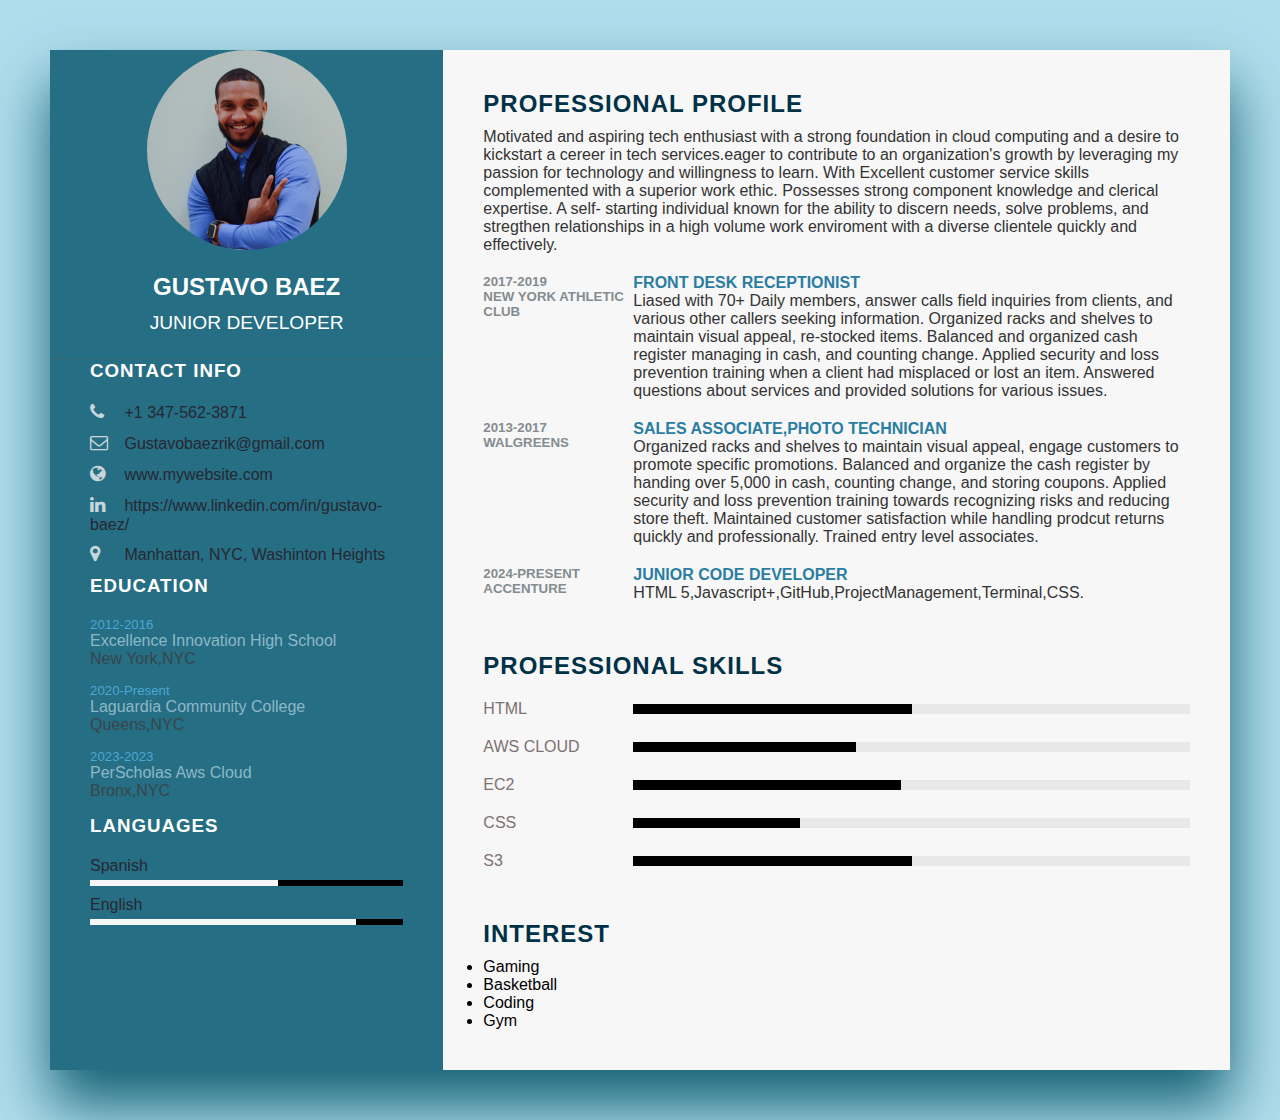
<file: index.html>
<!DOCTYPE html>
<html lang="en">
<head>
    <meta charset="UTF-8">
    <meta name="viewport" content="width=device-width, initial-scale=1.0">
    <title>Responsive CV using Html & CSS</title>
    <link rel="stylesheet" href="https://cdnjs.cloudflare.com/ajax/libs/font-awesome/4.7.0/css/font-awesome.css" integrity="sha512-5A8nwdMOWrSz20fDsjczgUidUBR8liPYU+WymTZP1lmY9G6Oc7HlZv156XqnsgNUzTyMefFTcsFH/tnJE/+xBg==" crossorigin="anonymous" referrerpolicy="no-referrer" />
    <link rel="stylesheet" href="style.css" type="text/css">
</head>

<body>
    <div class="container">
        <div class="left_side">
            <div class="profileText">
                <div class="imgbx">
                  <!-- <div class="picture"></div> -->
                  <img src="gustavotheman.jpg" alt="pic">
                </div>
              
                <h2>Gustavo Baez<br><span>Junior Developer</span></h2>
            </div>

            <div class="contactinfo">
                <h3 class="title">Contact Info</h3>
                <ul>
                  <li>
            <span class="icon"><i class="fa fa-phone" aria-hidden="true"></i></span>
            <span class="text">+1 347-562-3871</span>
          </li>
           <li>
            <span class="icon"><i class="fa fa-envelope-o" aria-hidden="true"></i></span>
            <span class="text">Gustavobaezrik@gmail.com</span>
              </li>
              <li>
            <span class="icon"><i class="fa fa-globe" aria-hidden="true"></i></span>
            <span class="text">www.mywebsite.com</span>
           </li>
           <li>
           <span class="icon"><i class="fa fa-linkedin" aria-hidden="true"></i></span>
           <span class="text">https://www.linkedin.com/in/gustavo-baez/</span>
           
        </li>
        <li>
        <span class="icon"><i class="fa fa-map-marker" aria-hidden="true"></i></span>
        <span class="text">Manhattan, NYC, Washinton Heights</span>
     </li>
    </ul>
 </div>

 <div class="contactinfo Education">
    <h3 class="title">Education</h3>
    <ul>
<li>
  <h5>2012-2016</h5>
  <h4>Excellence Innovation High School</h4>
  <h4>New York,NYC</h4>
</li>
<li>
  <h5>2020-Present</h5>
  <h4>Laguardia Community College</h4>
  <h4>Queens,NYC</h4>
</li>
<li>
  <h5>2023-2023</h5>
  <h4>PerScholas Aws Cloud</h4>
  <h4>Bronx,NYC</h4>
</ul>
</div>

<div class="contactinfo language">
  <h3 class="title">Languages</h3>
  <ul>
    <li>
      <span class="text">Spanish</span>
      <span class="percent">
        <div style="width: 60%;"></div>
      </span>
    </li>
    <li>
      <span class="text">English</span>
      <span class="percent">
        <div style="width: 85%;"></div>
      </span>
    </ul>
  </div>

         
        
  
      </div>
         <div class="right_Side">
          <div class="about">
            <h2 class="title2">Professional Profile</h2>
            <p>Motivated and aspiring tech enthusiast with a strong foundation in cloud computing and a desire to kickstart a cereer in tech services.eager to contribute to an organization's growth by leveraging my passion for technology and willingness to learn. With Excellent customer service skills complemented with a superior work ethic. 
              Possesses strong component knowledge and clerical expertise. A self- starting individual known for the ability to discern needs, solve problems, and stregthen relationships in a high volume work enviroment with a diverse clientele quickly and effectively. </p>
          
          <div class="about">
            
          <div class="box">
            <div class="year_company">
              <h5>2017-2019</h5>
              <h5>New York Athletic Club</h5>
          </div>
          <div class="text">
            <h4>Front Desk Receptionist</h4>
            <p>Liased with 70+ Daily members, answer calls field inquiries from clients, and various
              other callers seeking information. Organized racks and shelves to maintain visual appeal, re-stocked items.
              Balanced and organized cash register managing in cash, and counting change. Applied security and loss prevention 
              training when a client had misplaced or lost an item. Answered questions about services and provided solutions
               for various issues.</p>
        </div>
          </div>
          <div class="box">
            <div class="year_company">
              <h5>2013-2017</h5>
              <h5>walgreens</h5>
          </div>
          <div class="text">
            <h4>Sales Associate,Photo Technician</h4>
            <p>Organized racks and shelves to maintain visual appeal, engage
              customers to promote specific promotions. Balanced and organize the cash register by handing
              over 5,000 in cash, counting change, and storing coupons. Applied security and loss prevention
              training towards recognizing risks and reducing store theft. Maintained customer satisfaction
               while handling prodcut returns quickly and professionally. Trained entry level associates.</p>
        </div>
          </div>
          <div class="box">
            <div class="year_company">
              <h5>2024-Present</h5>
              <h5>Accenture</h5>
          </div>
          <div class="text">
            <h4>Junior Code Developer</h4>
            <p>HTML 5,Javascript+,GitHub,ProjectManagement,Terminal,CSS.</p>
         </div>
    </div>
    </div>

    <div class="about skills">
      <h2 class="title2">Professional Skills</h2>
      <div class="box">
        <h4>HTML</h4>
        <div class="percent">
          <div style="width: 50%;"></div>
        </div>
      </div>
      <div class="box">
        <h4>AWS Cloud</h4>
        <div class="percent">
          <div style="width: 40%;"></div>
        </div>
      </div>
      <div class="box">
        <h4>EC2</h4>
        <div class="percent">
          <div style="width: 48%;"></div>
        </div>
      </div>
      <div class="box">
        <h4>CSS</h4>
        <div class="percent">
          <div style="width: 30%;"></div>
        </div>
      </div>
      <div class="box">
        <h4>S3</h4>
        <div class="percent">
          <div style="width: 50%;"></div>
        </div>
      </div>
    </div>

    <div class="about skills">
      <h2 class="title2">Interest</h2>
      <ul>
       <li>Gaming</li>
       <li>Basketball</li>
       <li>Coding</li>
       <li>Gym</li>
      </ul>

      </div>

    </body>
</html>
</file>
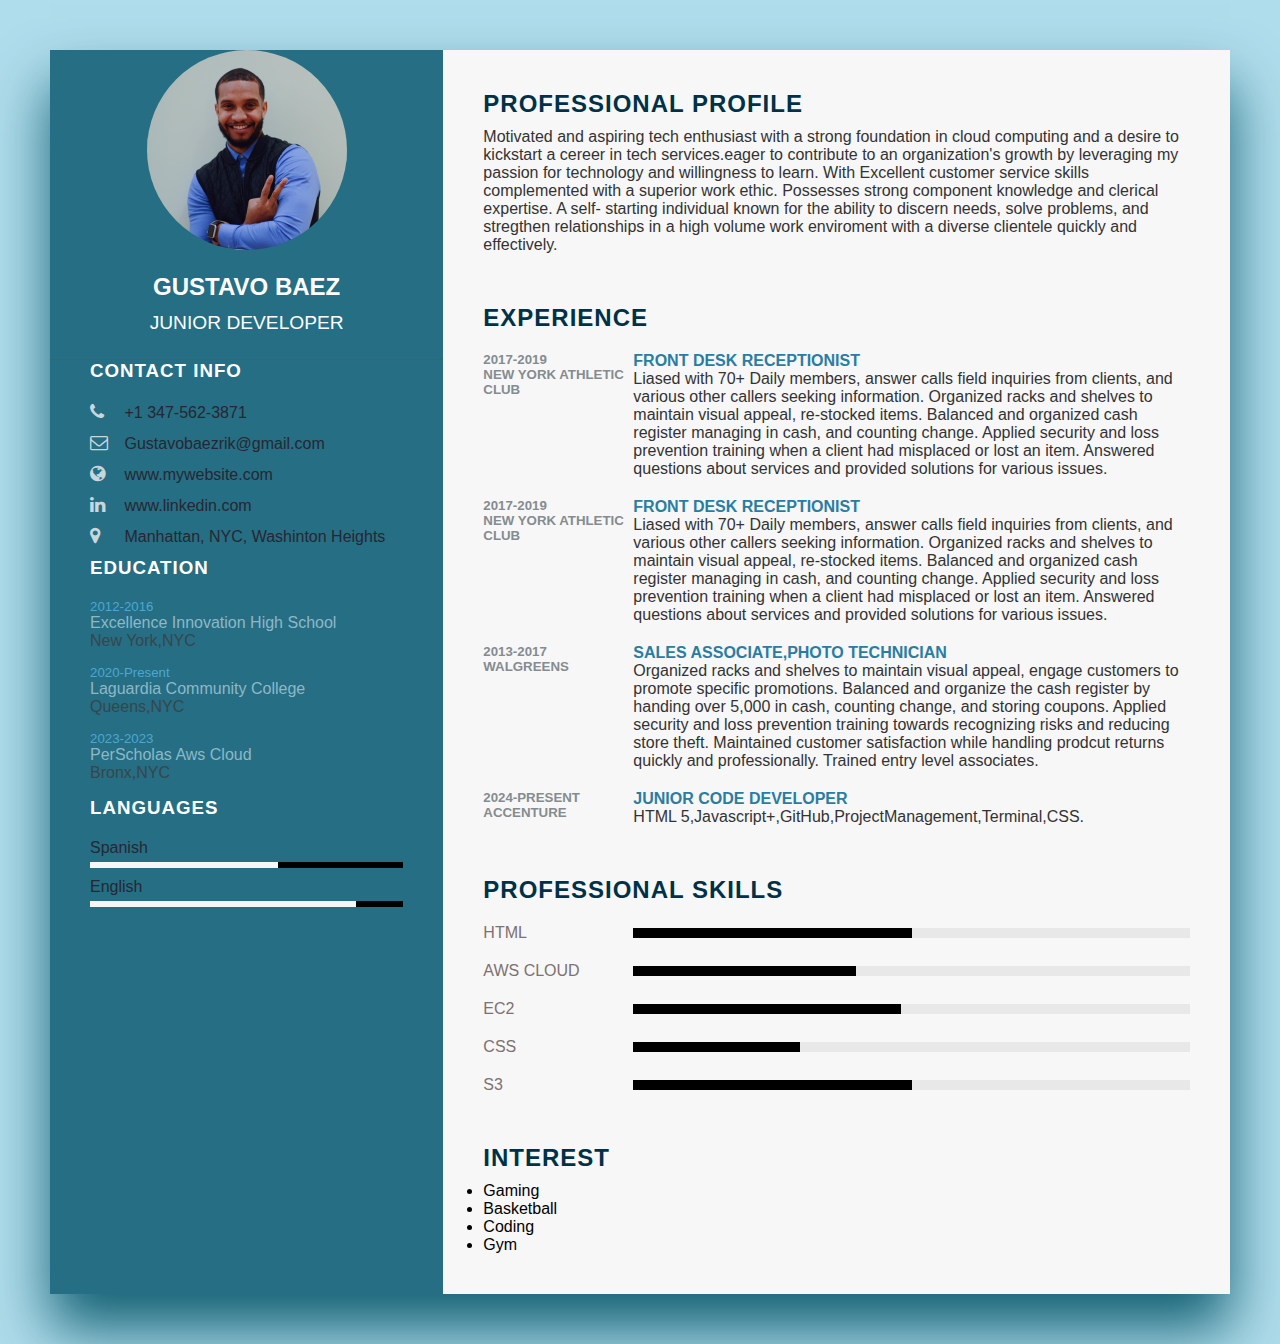
<file: Resume.html>
<!DOCTYPE html>
<html lang="en">
<head>
    <meta charset="UTF-8">
    <meta name="viewport" content="width=device-width, initial-scale=1.0">
    <title>Responsive CV using Html & CSS</title>
    <link rel="stylesheet" href="https://cdnjs.cloudflare.com/ajax/libs/font-awesome/4.7.0/css/font-awesome.css" integrity="sha512-5A8nwdMOWrSz20fDsjczgUidUBR8liPYU+WymTZP1lmY9G6Oc7HlZv156XqnsgNUzTyMefFTcsFH/tnJE/+xBg==" crossorigin="anonymous" referrerpolicy="no-referrer" />
    <link rel="stylesheet" href="resume.css" type="text/css">
</head>

<body>
    <div class="container">
        <div class="left_side">
            <div class="profileText">
                <div class="imgbx">
                  <!-- <div class="picture"></div> -->
                  <img src="gustavotheman.jpg" alt="pic">
                </div>
              
                <h2>Gustavo Baez<br><span>Junior Developer</span></h2>
            </div>

            <div class="contactinfo">
                <h3 class="title">Contact Info</h3>
                <ul>
                  <li>
            <span class="icon"><i class="fa fa-phone" aria-hidden="true"></i></span>
            <span class="text">+1 347-562-3871</span>
          </li>
           <li>
            <span class="icon"><i class="fa fa-envelope-o" aria-hidden="true"></i></span>
            <span class="text">Gustavobaezrik@gmail.com</span>
              </li>
              <li>
            <span class="icon"><i class="fa fa-globe" aria-hidden="true"></i></span>
            <span class="text">www.mywebsite.com</span>
           </li>
           <li>
           <span class="icon"><i class="fa fa-linkedin" aria-hidden="true"></i></span>
           <span class="text">www.linkedin.com</span>
        </li>
        <li>
        <span class="icon"><i class="fa fa-map-marker" aria-hidden="true"></i></span>
        <span class="text">Manhattan, NYC, Washinton Heights</span>
     </li>
    </ul>
 </div>

 <div class="contactinfo Education">
    <h3 class="title">Education</h3>
    <ul>
<li>
  <h5>2012-2016</h5>
  <h4>Excellence Innovation High School</h4>
  <h4>New York,NYC</h4>
</li>
<li>
  <h5>2020-Present</h5>
  <h4>Laguardia Community College</h4>
  <h4>Queens,NYC</h4>
</li>
<li>
  <h5>2023-2023</h5>
  <h4>PerScholas Aws Cloud</h4>
  <h4>Bronx,NYC</h4>
</ul>
</div>

<div class="contactinfo language">
  <h3 class="title">Languages</h3>
  <ul>
    <li>
      <span class="text">Spanish</span>
      <span class="percent">
        <div style="width: 60%;"></div>
      </span>
    </li>
    <li>
      <span class="text">English</span>
      <span class="percent">
        <div style="width: 85%;"></div>
      </span>
    </ul>
  </div>

         
        
  
      </div>
         <div class="right_Side">
          <div class="about">
            <h2 class="title2">Professional Profile</h2>
            <p>Motivated and aspiring tech enthusiast with a strong foundation in cloud computing and a desire to kickstart a cereer in tech services.eager to contribute to an organization's growth by leveraging my passion for technology and willingness to learn. With Excellent customer service skills complemented with a superior work ethic. 
              Possesses strong component knowledge and clerical expertise. A self- starting individual known for the ability to discern needs, solve problems, and stregthen relationships in a high volume work enviroment with a diverse clientele quickly and effectively. </p>
          </div>
          <div class="about">
            <h2 class="title2">Experience</h2>
            <div class="box">
            <div class="year_company">
              <h5>2017-2019</h5>
              <h5>New York Athletic Club</h5>
          </div>
          <div class="text">
            <h4>Front Desk Receptionist</h4>
            <p>Liased with 70+ Daily members, answer calls field inquiries from clients, and various
              other callers seeking information. Organized racks and shelves to maintain visual appeal, re-stocked items.
              Balanced and organized cash register managing in cash, and counting change. Applied security and loss prevention 
              training when a client had misplaced or lost an item. Answered questions about services and provided solutions
               for various issues.</p>
        </div>
          </div>
          <div class="box">
            <div class="year_company">
              <h5>2017-2019</h5>
              <h5>New York Athletic Club</h5>
          </div>
          <div class="text">
            <h4>Front Desk Receptionist</h4>
            <p>Liased with 70+ Daily members, answer calls field inquiries from clients, and various
              other callers seeking information. Organized racks and shelves to maintain visual appeal, re-stocked items.
              Balanced and organized cash register managing in cash, and counting change. Applied security and loss prevention 
              training when a client had misplaced or lost an item. Answered questions about services and provided solutions
               for various issues.</p>
        </div>
          </div>
          <div class="box">
            <div class="year_company">
              <h5>2013-2017</h5>
              <h5>walgreens</h5>
          </div>
          <div class="text">
            <h4>Sales Associate,Photo Technician</h4>
            <p>Organized racks and shelves to maintain visual appeal, engage
              customers to promote specific promotions. Balanced and organize the cash register by handing
              over 5,000 in cash, counting change, and storing coupons. Applied security and loss prevention
              training towards recognizing risks and reducing store theft. Maintained customer satisfaction
               while handling prodcut returns quickly and professionally. Trained entry level associates.</p>
        </div>
          </div>
          <div class="box">
            <div class="year_company">
              <h5>2024-Present</h5>
              <h5>Accenture</h5>
          </div>
          <div class="text">
            <h4>Junior Code Developer</h4>
            <p>HTML 5,Javascript+,GitHub,ProjectManagement,Terminal,CSS.</p>
         </div>
    </div>
    </div>

    <div class="about skills">
      <h2 class="title2">Professional Skills</h2>
      <div class="box">
        <h4>HTML</h4>
        <div class="percent">
          <div style="width: 50%;"></div>
        </div>
      </div>
      <div class="box">
        <h4>AWS Cloud</h4>
        <div class="percent">
          <div style="width: 40%;"></div>
        </div>
      </div>
      <div class="box">
        <h4>EC2</h4>
        <div class="percent">
          <div style="width: 48%;"></div>
        </div>
      </div>
      <div class="box">
        <h4>CSS</h4>
        <div class="percent">
          <div style="width: 30%;"></div>
        </div>
      </div>
      <div class="box">
        <h4>S3</h4>
        <div class="percent">
          <div style="width: 50%;"></div>
        </div>
      </div>
    </div>

    <div class="about skills">
      <h2 class="title2">Interest</h2>
      <ul>
       <li>Gaming</li>
       <li>Basketball</li>
       <li>Coding</li>
       <li>Gym</li>
      </ul>

      </div>

    </body>
</html>
</file>
<file: style.css>
div.picture {
height: 350px;
 width: 350px;
 color-interpolation-filters: ce;
}
 *

{
    margin: 0;
    padding: 0;
    box-sizing: border-box;
    font-family: 'Poppins', sans-serif;
}

body
{
    background:rgb(176, 221, 236);
    display: flex;
    justify-content: center;
    align-items: center;
    min-height: 100vh;
}
.container
{   
    position: relative;
    width: 100%;
    max-width: 10000px;
    min-height: 1000px;
    background: rgb(37, 110, 131);
    margin: 50px;
    display: grid;
    grid-template-columns: 1fr 2fr;
    box-shadow: 0 35px 55px rgba(3, 85, 103, 0.911);
}
.container .left_Side
{
    position: relative;
    background: #003147;
    padding: 40px;
}
.profileText
{
    position: relative;
    display: flex;
    flex-direction: column;
    align-items: center;
    padding-bottom: 20px;
    border-bottom: 1px solid rgba(80, 84, 84, 0.233);
}

.profileText .imgbx
{
    position: relative;
    width: 200px;
    height: 200px;
    border-radius: 50%;
    overflow: hidden;
}
.profileText .imgbx img
{
    position: absolute;
    top: 0;
    left: 0;
    width: 100%;
    height: 100%;
    object-fit: cover;
}
.profileText h2
{
    color: #fff;
    font-size: 1.5em;
    margin-top: 20px;
    text-transform: uppercase;
    text-align:center;
    font-weight: 600;
    line-height: 1.4em;
}
.profileText h2 span

{
    font-size: 0.8em;
    font-weight: 300;

}

.contactinfo

{
    padding-left: 40px;
    margin-right: 40px;

}

.title

{
    color: #fff;
    text-transform: uppercase;
    font-weight: 600;
    letter-spacing: 1px;
    margin-bottom: 20px;
}

.contactinfo ul

{
    position: relative;

}

.contactinfo ul li
{
    position: relative;
    list-style: none;
    margin: 10px 0;
    cursor: pointer;
}
.contactinfo ul li .icon
{
    display: inline-block;
    width: 30px;
    font-size: 18px;
    color: #c9d7dd;
}
.contactinfo ul li span
{
   color: rgb(39, 39, 50);
   font-weight: 300;

}
.contactinfo.Education li
{
margin-bottom: 15px;
}
.contactinfo.Education h5
{
color: #4ba8d3;
font-weight: 500;
}
.contactinfo.Education h4:nth-child(2)
{
color: rgb(142, 184, 200);
font-weight: 500;
}
.contactinfo.Education h4
{
color: rgb(55, 70, 76);
font-weight: 300;
}

.contactinfo.language .percent
{

position: relative;
width: 100%;
height: 6px;
background: rgb(0, 0, 0);
display: block;
margin-top: 5px;
}

.contactinfo.language .percent div
{
position: absolute;
top: 0;
left: 0;
height: 100%;
background: #f7f7f7 ;
}







.container .right_Side
{
    position: relative;
    background: #f7f7f7;
    padding: 40px;
}

.about
{
margin-bottom: 50px;
}
.about:last-child
{
margin-bottom: 0px;
}
.title2
{
color: #003147;
text-transform: uppercase;
letter-spacing: 1px;
margin-bottom: 10px;
}
p
{
    color: #333;
}
.about .box
{
    display: flex;
    flex-direction: row;
    margin: 20px 0;
}
.about .box .year_company
{

    min-width: 150px;
}
.about .box .year_company h5
{
    text-transform: uppercase;
    color: #848c90;
    font-weight: 600;
}
.about .box .text h4
{

    text-transform: uppercase;
    color: #2a7da2;
    font-size: 16px;
    
}
.skills .box
{
position: relative;
width: 100%;
display: grid;
grid-template-columns: 150px 1fr;
justify-content: center;
align-items: center;
}

.skills .box h4
{
text-transform: uppercase;
color: #7d7171;
font-weight: 500;
}
.skills .box .percent
{
    position: relative;
    width: 100%;
    height: 10px;
    background: #e8e8e8;
}
.skills .box .percent div
{
    position: absolute;
    top: 0;
    left: 0;
    height: 100%;
    background: #000000;
}
</file>
<file: resume.css>
div.picture {
height: 350px;
 width: 350px;
 color-interpolation-filters: ce;
}
 *

{
    margin: 0;
    padding: 0;
    box-sizing: border-box;
    font-family: 'Poppins', sans-serif;
}

body
{
    background:rgb(176, 221, 236);
    display: flex;
    justify-content: center;
    align-items: center;
    min-height: 100vh;
}
.container
{   
    position: relative;
    width: 100%;
    max-width: 10000px;
    min-height: 1000px;
    background: rgb(37, 110, 131);
    margin: 50px;
    display: grid;
    grid-template-columns: 1fr 2fr;
    box-shadow: 0 35px 55px rgba(3, 85, 103, 0.911);
}
.container .left_Side
{
    position: relative;
    background: #003147;
    padding: 40px;
}
.profileText
{
    position: relative;
    display: flex;
    flex-direction: column;
    align-items: center;
    padding-bottom: 20px;
    border-bottom: 1px solid rgba(80, 84, 84, 0.233);
}

.profileText .imgbx
{
    position: relative;
    width: 200px;
    height: 200px;
    border-radius: 50%;
    overflow: hidden;
}
.profileText .imgbx img
{
    position: absolute;
    top: 0;
    left: 0;
    width: 100%;
    height: 100%;
    object-fit: cover;
}
.profileText h2
{
    color: #fff;
    font-size: 1.5em;
    margin-top: 20px;
    text-transform: uppercase;
    text-align:center;
    font-weight: 600;
    line-height: 1.4em;
}
.profileText h2 span

{
    font-size: 0.8em;
    font-weight: 300;

}

.contactinfo

{
    padding-left: 40px;
    margin-right: 40px;

}

.title

{
    color: #fff;
    text-transform: uppercase;
    font-weight: 600;
    letter-spacing: 1px;
    margin-bottom: 20px;
}

.contactinfo ul

{
    position: relative;

}

.contactinfo ul li
{
    position: relative;
    list-style: none;
    margin: 10px 0;
    cursor: pointer;
}
.contactinfo ul li .icon
{
    display: inline-block;
    width: 30px;
    font-size: 18px;
    color: #c9d7dd;
}
.contactinfo ul li span
{
   color: rgb(39, 39, 50);
   font-weight: 300;

}
.contactinfo.Education li
{
margin-bottom: 15px;
}
.contactinfo.Education h5
{
color: #4ba8d3;
font-weight: 500;
}
.contactinfo.Education h4:nth-child(2)
{
color: rgb(142, 184, 200);
font-weight: 500;
}
.contactinfo.Education h4
{
color: rgb(55, 70, 76);
font-weight: 300;
}

.contactinfo.language .percent
{

position: relative;
width: 100%;
height: 6px;
background: rgb(0, 0, 0);
display: block;
margin-top: 5px;
}

.contactinfo.language .percent div
{
position: absolute;
top: 0;
left: 0;
height: 100%;
background: #f7f7f7 ;
}







.container .right_Side
{
    position: relative;
    background: #f7f7f7;
    padding: 40px;
}

.about
{
margin-bottom: 50px;
}
.about:last-child
{
margin-bottom: 0px;
}
.title2
{
color: #003147;
text-transform: uppercase;
letter-spacing: 1px;
margin-bottom: 10px;
}
p
{
    color: #333;
}
.about .box
{
    display: flex;
    flex-direction: row;
    margin: 20px 0;
}
.about .box .year_company
{

    min-width: 150px;
}
.about .box .year_company h5
{
    text-transform: uppercase;
    color: #848c90;
    font-weight: 600;
}
.about .box .text h4
{

    text-transform: uppercase;
    color: #2a7da2;
    font-size: 16px;
    
}
.skills .box
{
position: relative;
width: 100%;
display: grid;
grid-template-columns: 150px 1fr;
justify-content: center;
align-items: center;
}

.skills .box h4
{
text-transform: uppercase;
color: #7d7171;
font-weight: 500;
}
.skills .box .percent
{
    position: relative;
    width: 100%;
    height: 10px;
    background: #e8e8e8;
}
.skills .box .percent div
{
    position: absolute;
    top: 0;
    left: 0;
    height: 100%;
    background: #000000;
}
</file>
